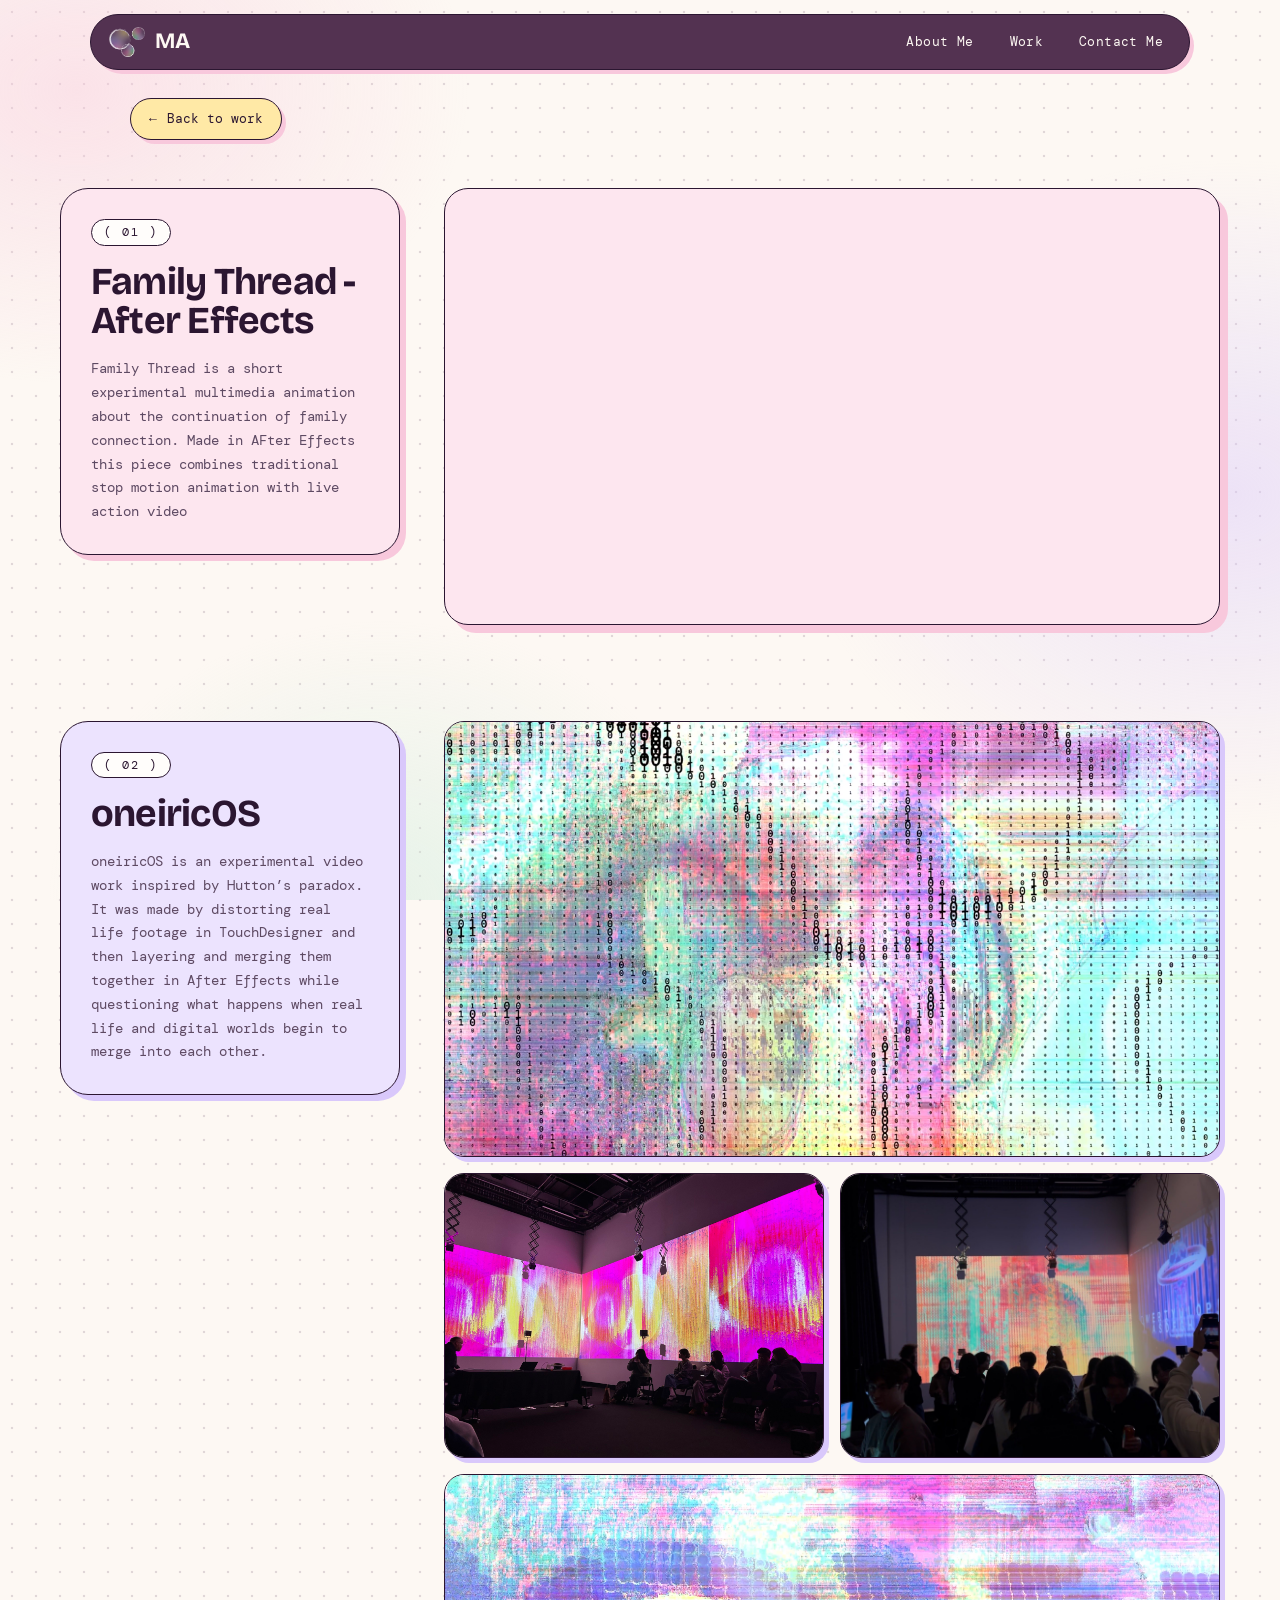
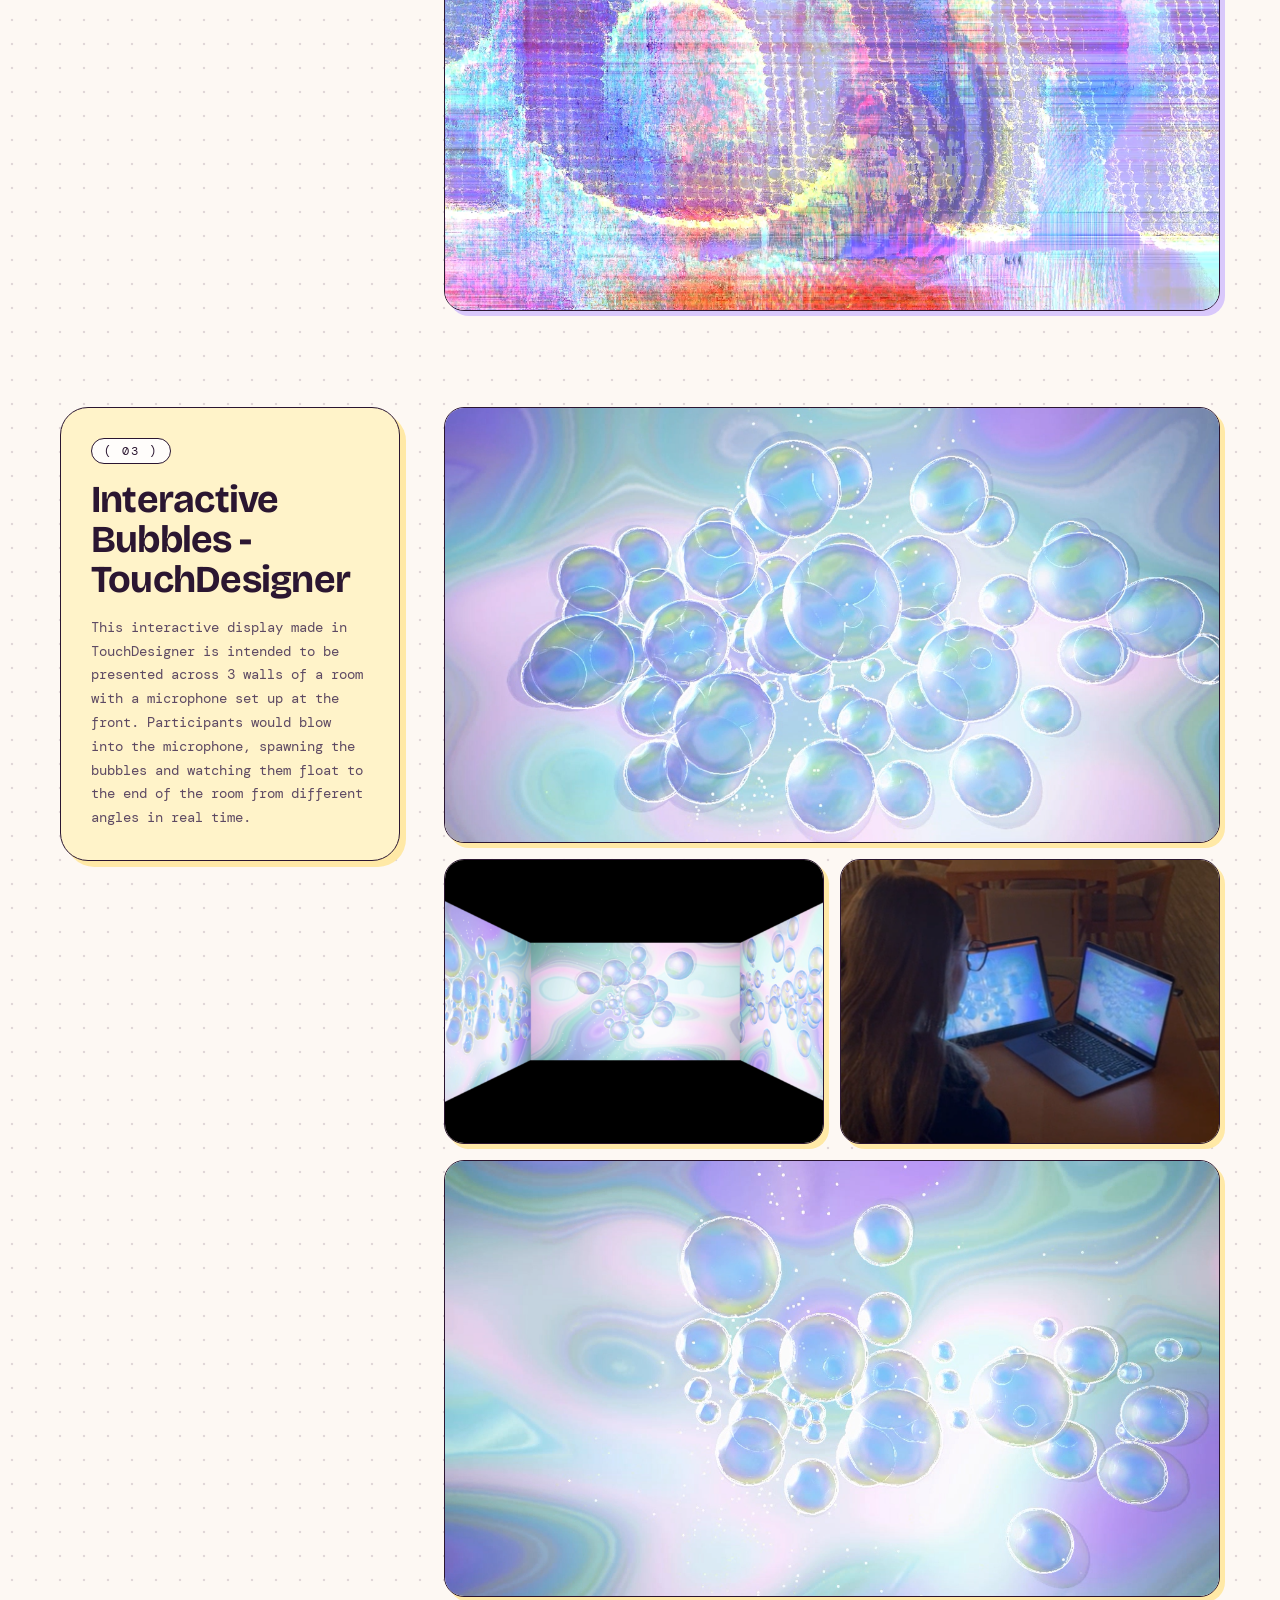
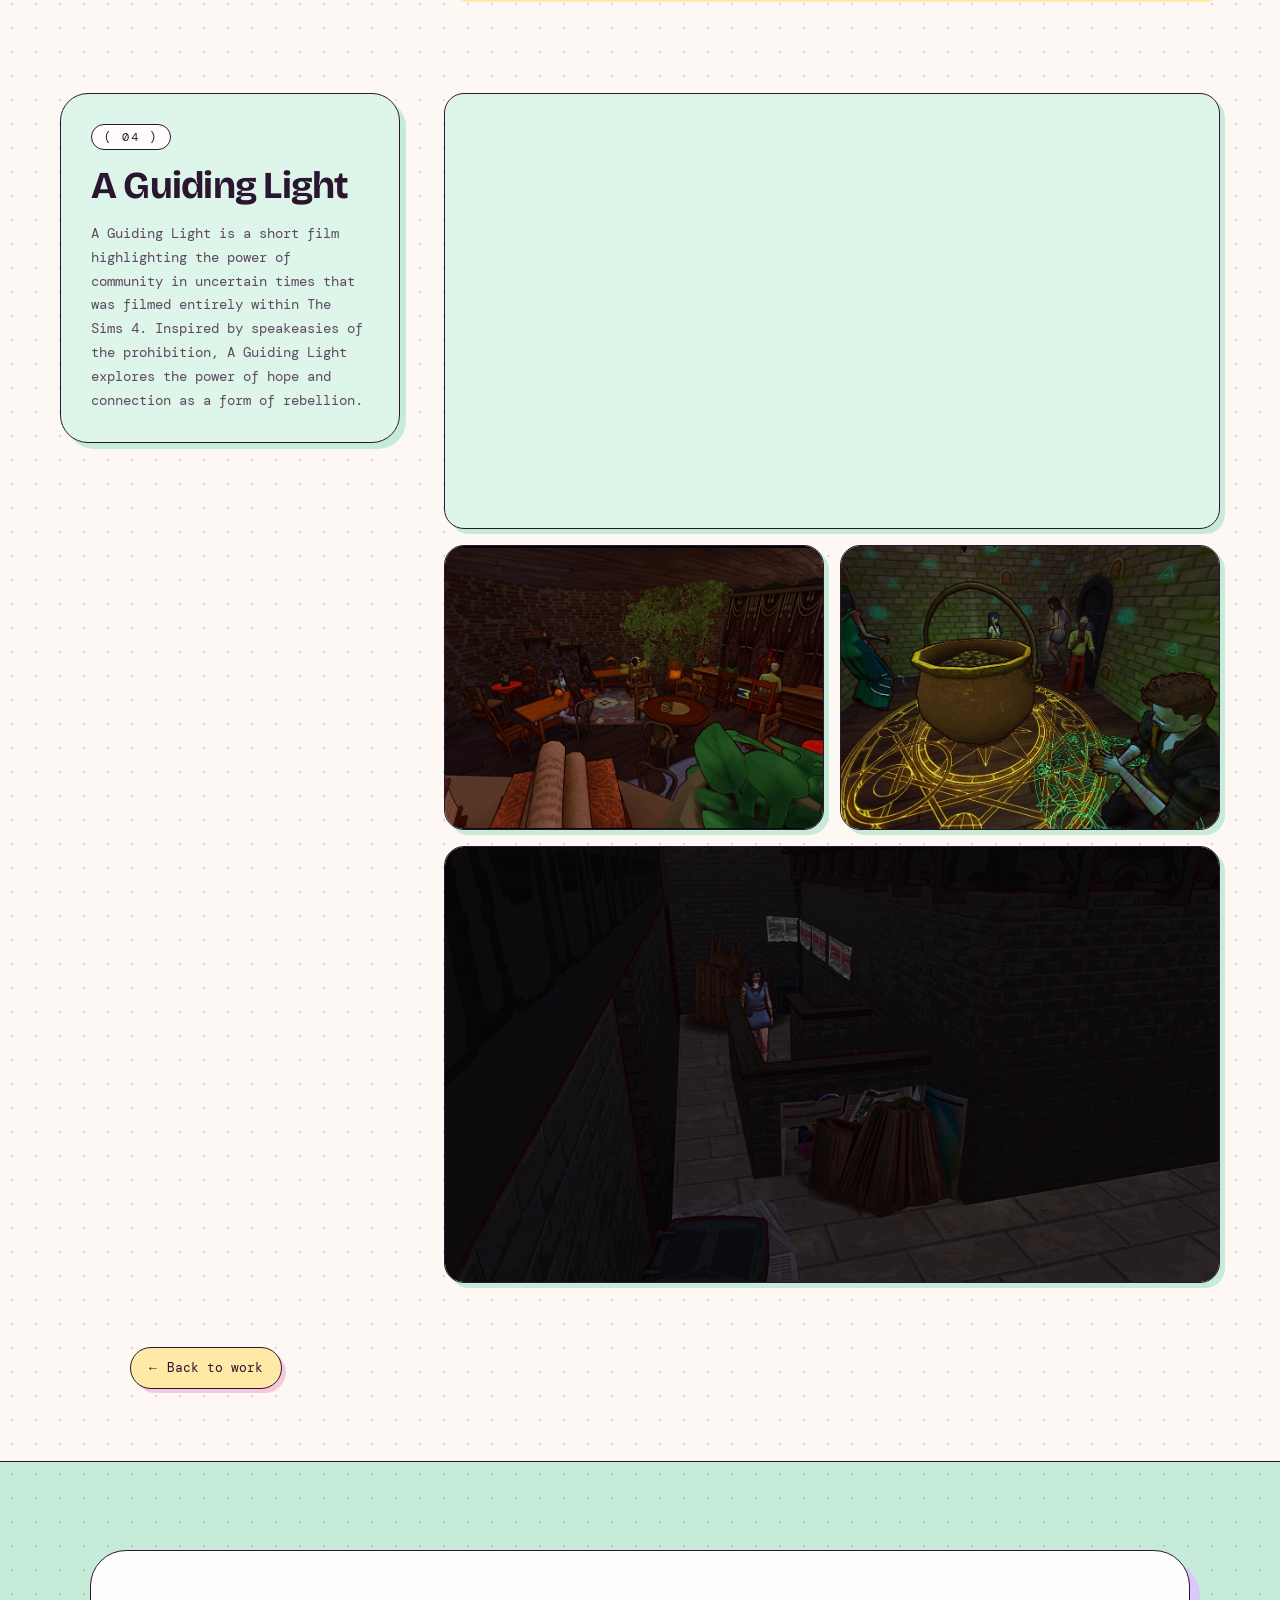
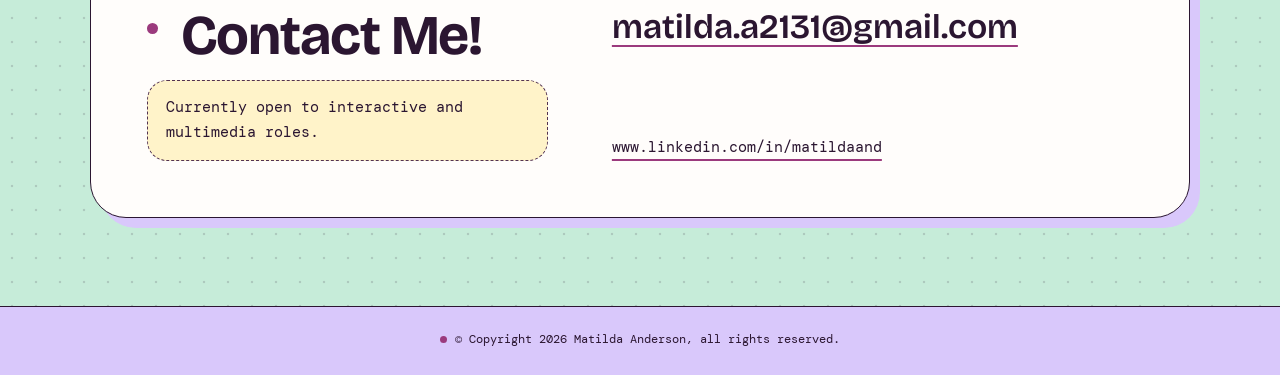
<file: project2.html>
<!doctype html>
<html lang="en">
  <head>
    <meta charset="UTF-8" />
    <meta name="viewport" content="width=device-width, initial-scale=1.0" />
    <title>Matilda Anderson | 3D & Interactive Designer</title>
    <link rel="preconnect" href="https://fonts.googleapis.com" />
    <link rel="preconnect" href="https://fonts.gstatic.com" crossorigin />
    <link
      href="https://fonts.googleapis.com/css2?family=Bricolage+Grotesque:opsz,wght@12..96,200..800&family=DM+Mono:wght@300;400;500&display=swap"
      rel="stylesheet"
    />
    <link rel="stylesheet" href="style.css" />
    <script src="script.js" defer></script>
  </head>
  <body>
    <header>
      <nav>
        <a href="index.html" class="logo">
          <img src="logo.png" alt="logo" id="logo" /> MA</a
        >

        <button
          class="nav-toggle"
          type="button"
          aria-label="Toggle menu"
          aria-expanded="false"
          aria-controls="nav-links"
        >
          <span></span><span></span>
        </button>

        <div class="nav-links" id="nav-links">
          <a href="index.html#about">About Me</a>
          <a href="index.html#work">Work</a>
          <a href="#contact">Contact Me</a>
        </div>
      </nav>
    </header>

    <div class="container page-nav">
      <a href="index.html#work" class="back-link"
        ><span>←</span> Back to work</a
      >
    </div>

    <section class="works">
      <div class="container works-flex">
        <div class="works-text" id="Pink">
          <h2>Family Thread - After Effects</h2>
          <p>
            Family Thread is a short experimental multimedia animation about the
            continuation of family connection. Made in AFter Effects this piece
            combines traditional stop motion animation with live action video
          </p>
        </div>
        <div class="workscontainer-vid">
          <iframe
            class="works-vid"
            width="560"
            height="315"
            src="https://www.youtube.com/embed/_ofQpsZ7Lmg?si=G_pLipQtX9_4zCfV"
            title="YouTube video player"
            frameborder="0"
            allow="
              accelerometer;
              autoplay;
              clipboard-write;
              encrypted-media;
              gyroscope;
              picture-in-picture;
              web-share;
            "
            referrerpolicy="strict-origin-when-cross-origin"
            allowfullscreen
          ></iframe>
        </div>
      </div>
    </section>
    <div id="OS"></div>
    <section class="works">
      <div class="container works-flex">
        <div class="works-text">
          <h2>oneiricOS</h2>
          <p>
            oneiricOS is an experimental video work inspired by Hutton’s
            paradox. It was made by distorting real life footage in
            TouchDesigner and then layering and merging them together in After
            Effects while questioning what happens when real life and digital
            worlds begin to merge into each other.
          </p>
        </div>
        <div class="workscontainer-img">
          <img
            src="oniericOSscreenshot.png"
            alt="snapshot"
            class="works-image"
            loading="lazy"
          />
          <img
            src="bigscreen.jpg"
            alt="large scale"
            class="works-image"
            loading="lazy"
          />
          <img
            src="event.jpg"
            alt="at event"
            class="works-image"
            loading="lazy"
          />
          <img
            src="snapshot.png"
            alt="snapshot2"
            class="works-image"
            loading="lazy"
          />
        </div>
      </div>
    </section>
    <div id="Blue"></div>
    <section class="works">
      <div class="container works-flex">
        <div class="works-text">
          <h2>Interactive Bubbles - TouchDesigner</h2>
          <p>
            This interactive display made in TouchDesigner is intended to be
            presented across 3 walls of a room with a microphone set up at the
            front. Participants would blow into the microphone, spawning the
            bubbles and watching them float to the end of the room from
            different angles in real time.
          </p>
        </div>
        <div class="workscontainer-img">
          <img
            src="bluebubble.png"
            alt="blue bubbles"
            class="works-image"
            loading="lazy"
          />
          <img
            src="room.png"
            alt="room mockup"
            class="works-image"
            loading="lazy"
          />
          <img
            src="setup.png"
            alt="real life test"
            class="works-image"
            loading="lazy"
          />
          <img
            src="bubbleend.png"
            alt="blue bubbles further away"
            class="works-image"
            loading="lazy"
          />
        </div>
      </div>
    </section>
    <div id="Guide"></div>
    <section class="works">
      <div class="container works-flex">
        <div class="works-text">
          <h2>A Guiding Light</h2>
          <p>
            A Guiding Light is a short film highlighting the power of community
            in uncertain times that was filmed entirely within The Sims 4.
            Inspired by speakeasies of the prohibition, A Guiding Light explores
            the power of hope and connection as a form of rebellion.
          </p>
        </div>
        <div class="workscontainer-img">
          <iframe
            class="works-image"
            width="560"
            height="315"
            src="https://www.youtube.com/embed/sCfxNshoSPE?si=jkXZduZMUyr6tq0s"
            title="YouTube video player"
            frameborder="0"
            loading="lazy"
            allow="
              accelerometer;
              autoplay;
              clipboard-write;
              encrypted-media;
              gyroscope;
              picture-in-picture;
              web-share;
            "
            referrerpolicy="strict-origin-when-cross-origin"
            allowfullscreen
          ></iframe>
          <img
            src="guidinglight.png"
            alt="bar at night"
            class="works-image"
            loading="lazy"
          />
          <img
            src="magic.png"
            alt="cauldron room"
            class="works-image"
            loading="lazy"
          />
          <img
            src="alley.png"
            alt="alleyway"
            class="works-image"
            loading="lazy"
          />
        </div>
      </div>
    </section>

    <div class="container page-nav bottom">
      <a href="index.html#work" class="back-link"
        ><span>←</span> Back to work</a
      >
    </div>

    <section id="contact">
      <div class="container contact-info">
        <h2>Contact Me!</h2>
        <!-- EDIT THIS LINE: say what you're looking for (freelance, junior roles, collaborations...) -->
        <p class="contact-lead">
          Currently open to interactive and multimedia roles.
        </p>
        <p class="contact-email">
          <a href="mailto:matilda.a2131@gmail.com" class="underline"
            >matilda.a2131@gmail.com</a
          >
        </p>

        <p class="contact-linkedin">
          <a
            href="https://www.linkedin.com/in/matildaand"
            target="_blank"
            class="underline"
            >www.linkedin.com/in/matildaand</a
          >
        </p>
      </div>
    </section>

    <footer>
      <p>© Copyright 2026 Matilda Anderson, all rights reserved.</p>
    </footer>
  </body>
</html>
</file>
<file: style.css>
:root {
  /* Surfaces */
  --paper: #fdf8f3;
  --white: #fffdfb;

  /* Text */
  --ink: #2b1631;
  --muted: #5e4a63;

  /* Kept from the original palette */
  --plum: #533251;

  /* Accents */
  --berry: #9b3a7d;
  --pink: #f8c8dc;
  --pink-soft: #fde6ef;
  --lilac: #d9c8fb;
  --lilac-soft: #ece3fe;
  --butter: #ffe9a6;
  --butter-soft: #fff3c9;
  --mint: #c6ecd9;
  --mint-soft: #def5ea;

  --border: 1.5px solid var(--ink);
  --pad: clamp(18px, 4vw, 40px);

  --font-heading:
    "Bricolage Grotesque", "Trebuchet MS", "Segoe UI", system-ui, sans-serif;
  --font-body: "DM Mono", "Courier New", Courier, monospace;
}

/* ---------------- Reset & base ---------------- */
* {
  margin: 0;
  padding: 0;
  box-sizing: border-box;
}

html {
  scroll-behavior: smooth;
}

[id] {
  scroll-margin-top: 96px;
}

body {
  font-family: var(--font-body);
  font-size: 15px;
  color: var(--ink);
  background-color: var(--paper);
  /* faint dot grid, like a design canvas */
  background-image: radial-gradient(
    rgba(83, 50, 81, 0.17) 1.3px,
    transparent 1.6px
  );
  background-size: 24px 24px;
  line-height: 1.7;
  overflow-x: hidden;
  counter-reset: project;
}

/* Soft colour washes behind everything */
body::before {
  content: "";
  position: fixed;
  inset: 0;
  z-index: -1;
  pointer-events: none;
  background:
    radial-gradient(
      560px 420px at 6% 10%,
      rgba(248, 200, 220, 0.45),
      transparent 70%
    ),
    radial-gradient(
      620px 480px at 96% 55%,
      rgba(217, 200, 251, 0.45),
      transparent 70%
    ),
    radial-gradient(
      480px 400px at 30% 100%,
      rgba(198, 236, 217, 0.4),
      transparent 70%
    );
}

::selection {
  background: var(--pink);
  color: var(--ink);
}

img,
video,
iframe {
  display: block;
  max-width: 100%;
}

a {
  color: inherit;
}

:focus-visible {
  outline: 3px solid var(--berry);
  outline-offset: 3px;
  border-radius: 8px;
}

/* One heading font, everywhere */
h1,
h2,
h3 {
  font-family: var(--font-heading);
  font-weight: 700;
  letter-spacing: -0.02em;
  line-height: 1.05;
}

h2 {
  font-size: clamp(32px, 4.6vw, 56px);
}

/* A small dot before section headings */
h2::before {
  content: "";
  display: inline-block;
  width: 0.2em;
  height: 0.2em;
  border-radius: 50%;
  background: var(--berry);
  margin-right: 0.4em;
  vertical-align: 0.35em;
}

/* ---------------- Utility ---------------- */
.container {
  max-width: 1100px;
  margin: 0 auto;
  padding: 0 var(--pad);
}

.underline {
  text-decoration: underline solid;
  text-decoration-color: var(--berry);
  text-decoration-thickness: 2px;
  text-underline-offset: 7px;
}

.btn {
  display: inline-flex;
  align-items: center;
  gap: 8px;
  padding: 12px 22px;
  border: var(--border);
  border-radius: 999px;
  background: var(--ink);
  color: var(--paper);
  font-size: 14px;
  text-decoration: none;
  box-shadow: 4px 4px 0 var(--pink);
  transition:
    transform 0.2s ease,
    box-shadow 0.2s ease;
}

.btn-pink:hover {
  transform: translate(-2px, -2px);
  box-shadow: 6px 6px 0 var(--pink);
}

.btn-ghost {
  background: var(--white);
  color: var(--ink);
  box-shadow: 4px 4px 0 var(--butter);
}

.btn-ghost:hover {
  box-shadow: 6px 6px 0 var(--butter);
}

/* Windows-style browser window frame for the hero and showreel videos */
.window {
  border: var(--border);
  border-radius: 10px;
  overflow: hidden;
  background: var(--white);
  box-shadow: 8px 8px 0 var(--lilac);
}

.window-bar {
  display: flex;
  align-items: center;
  justify-content: space-between;
  height: 38px;
  padding-left: 16px;
  background: var(--butter);
  border-bottom: var(--border);
  font-size: 12px;
  line-height: 1;
}

.window-title {
  display: flex;
  align-items: center;
  color: var(--ink);
}

/* minimise, maximise, close */
.window-controls {
  display: flex;
  align-self: stretch;
}

.window-controls i {
  position: relative;
  width: 46px;
}

.window-controls i::before,
.window-controls i::after {
  content: "";
  position: absolute;
  top: 50%;
  left: 50%;
  background: var(--ink);
}

/* minimise: a flat line */
.window-controls .wc-min::before {
  width: 11px;
  height: 1.5px;
  transform: translate(-50%, -50%);
}

/* maximise: an outlined square */
.window-controls .wc-max::before {
  width: 10px;
  height: 10px;
  background: transparent;
  border: 1.5px solid var(--ink);
  transform: translate(-50%, -50%);
}

/* close: a cross */
.window-controls .wc-close::before,
.window-controls .wc-close::after {
  width: 14px;
  height: 1.5px;
}

.window-controls .wc-close::before {
  transform: translate(-50%, -50%) rotate(45deg);
}

.window-controls .wc-close::after {
  transform: translate(-50%, -50%) rotate(-45deg);
}

/* ---------------- Header & navigation (floating pill) ---------------- */
header {
  position: sticky;
  top: 0;
  z-index: 1000;
  padding: 14px var(--pad) 0;
  pointer-events: none; /* only the pill itself is clickable */
}

nav {
  pointer-events: auto;
  position: relative;
  display: flex;
  justify-content: space-between;
  align-items: center;
  max-width: 1100px;
  margin: 0 auto;
  padding: 8px 10px 8px 18px;
  background: var(--plum);
  border: var(--border);
  border-radius: 999px;
  box-shadow: 4px 4px 0 var(--pink);
}

.logo {
  display: flex;
  align-items: center;
  gap: 10px;
  color: var(--paper);
  font-family: var(--font-heading);
  font-size: 22px;
  font-weight: 700;
  letter-spacing: 0.02em;
  text-decoration: none;
}

#logo {
  width: 36px;
  height: auto;
}

.nav-links {
  display: flex;
  gap: 4px;
}

.nav-links a {
  color: var(--paper);
  text-decoration: none;
  font-size: 13px;
  letter-spacing: 0.03em;
  padding: 8px 16px;
  border-radius: 999px;
  transition:
    background 0.25s ease,
    color 0.25s ease;
}

.nav-links a:hover {
  background: var(--pink);
  color: var(--ink);
}

.nav-toggle {
  display: none;
  width: 42px;
  height: 36px;
  border: 0;
  background: transparent;
  cursor: pointer;
  position: relative;
}

.nav-toggle span {
  position: absolute;
  left: 11px;
  right: 11px;
  height: 2px;
  border-radius: 2px;
  background: var(--paper);
  transition:
    transform 0.25s ease,
    top 0.25s ease;
}

.nav-toggle span:nth-child(1) {
  top: 13px;
}
.nav-toggle span:nth-child(2) {
  top: 21px;
}

.nav-toggle[aria-expanded="true"] span:nth-child(1) {
  top: 17px;
  transform: rotate(45deg);
}
.nav-toggle[aria-expanded="true"] span:nth-child(2) {
  top: 17px;
  transform: rotate(-45deg);
}

/* ---------------- Hero ---------------- */
#hero {
  position: relative;
  padding: clamp(28px, 5vw, 56px) 0 clamp(40px, 6vw, 72px);
}

.hero-grid {
  display: grid;
  grid-template-columns: minmax(0, 1.05fr) minmax(0, 1fr);
  align-items: center;
  gap: clamp(28px, 5vw, 64px);
}

.hero-kicker {
  display: inline-block;
  padding: 4px 14px;
  border: var(--border);
  border-radius: 999px;
  background: var(--mint);
  font-size: 12px;
  letter-spacing: 0.14em;
  text-transform: uppercase;
  line-height: 1.6;
}

#hero h1 {
  font-size: clamp(46px, 7.6vw, 108px);
  line-height: 0.92;
  letter-spacing: -0.04em;
  margin: 18px 0 22px;
}

/* highlighter label behind the surname */
#hero h1 em {
  font-style: normal;
  display: inline-block;
  padding: 0 0.12em 0.06em;
  border-radius: 0.14em;
  line-height: 1;
  margin-left: -0.12em; /* keeps the letters lined up with the first name */
}

#hero h2 {
  display: inline-block;
  font-size: clamp(15px, 1.8vw, 20px);
  font-weight: 500;
  letter-spacing: 0.01em;
  line-height: 1.3;
  padding: 8px 20px;
  border: var(--border);
  border-radius: 999px;
  background: var(--butter);
}

#hero h2::before {
  display: none;
}

.hero-actions {
  display: flex;
  flex-wrap: wrap;
  gap: 14px;
  margin-top: 32px;
}

.hero-window {
  transform: rotate(1.2deg);
}

.hero-video {
  width: 100%;
  aspect-ratio: 4 / 3;
  object-fit: cover;
  background: var(--lilac-soft);
}

/* Quiet floating bubbles, a nod to the bubble projects */
.bubble {
  position: absolute;
  z-index: 3;
  border-radius: 50%;
  pointer-events: none;
  background: radial-gradient(
    circle at 30% 28%,
    rgba(255, 255, 255, 0.95),
    rgba(255, 255, 255, 0.35) 38%,
    rgba(217, 200, 251, 0.55) 100%
  );
  border: 1.5px solid rgba(43, 22, 49, 0.55);
  animation: float 9s ease-in-out infinite alternate;
}

.b1 {
  width: 84px;
  height: 84px;
  top: 4%;
  right: 3%;
}
.b2 {
  width: 36px;
  height: 36px;
  top: 46%;
  left: 3%;
  animation-duration: 7s;
  animation-delay: -2s;
}
.b3 {
  width: 54px;
  height: 54px;
  bottom: 6%;
  right: 8%;
  animation-duration: 11s;
  animation-delay: -4s;
}

@keyframes float {
  from {
    transform: translateY(0) translateX(0);
  }
  to {
    transform: translateY(-16px) translateX(6px);
  }
}

/* ---------------- Ticker strip ---------------- */
.ticker {
  overflow: hidden;
  background: var(--butter);
  border-block: var(--border);
  padding: 14px 0;
  white-space: nowrap;
}

.ticker-track {
  display: flex;
  width: max-content;
  animation: ticker 34s linear infinite;
}

.ticker-group {
  display: flex;
  flex-shrink: 0;
  gap: 28px;
  padding-right: 28px;
  font-family: var(--font-heading);
  font-size: clamp(18px, 2.4vw, 26px);
  font-weight: 600;
  letter-spacing: -0.01em;
}

.ticker-group span:nth-child(even) {
  color: var(--berry);
  font-size: 0.45em;
  align-self: center;
}

@keyframes ticker {
  to {
    transform: translateX(-50%);
  }
}

/* ---------------- About ---------------- */
#about {
  padding: clamp(48px, 7vw, 88px) 0 clamp(40px, 6vw, 72px);
}

.about-flex {
  display: grid;
  grid-template-columns: minmax(0, 300px) minmax(0, 1fr);
  align-items: center;
  gap: clamp(28px, 5vw, 64px);
  padding: clamp(26px, 5vw, 56px);
  background: var(--pink-soft);
  border: var(--border);
  border-radius: 40px;
  box-shadow: 10px 10px 0 var(--pink);
}

.about-image {
  order: -1; /* portrait on the left, text on the right */
  width: 100%;
  max-width: 300px;
  height: auto;
  aspect-ratio: 4 / 5;
  object-fit: cover;
  border: var(--border);
  border-radius: 200px 200px 28px 28px; /* a little arched window */
  box-shadow: 8px 8px 0 var(--lilac);
  transform: rotate(-2deg);
}

.about-text {
  max-width: 580px;
}

.about-text h2 {
  margin-bottom: 20px;
}

.about-text p {
  color: var(--muted);
}

.chips-label {
  margin-top: 24px;
  font-size: 12px;
  letter-spacing: 0.14em;
  text-transform: uppercase;
  color: var(--plum);
}

.chips {
  display: flex;
  flex-wrap: wrap;
  gap: 8px;
  list-style: none;
  margin-top: 8px;
}

.chips li {
  padding: 4px 14px;
  border: var(--border);
  border-radius: 999px;
  background: var(--white);
  font-size: 13px;
}

.chips li:nth-child(4n + 1) {
  background: var(--butter);
}
.chips li:nth-child(4n + 2) {
  background: var(--lilac);
}
.chips li:nth-child(4n + 3) {
  background: var(--mint);
}

/* ---------------- Showreel band ---------------- */
.showreel-band {
  background-color: var(--lilac);
  background-image: radial-gradient(
    rgba(43, 22, 49, 0.18) 1.3px,
    transparent 1.6px
  );
  background-size: 24px 24px;
  border-block: var(--border);
  padding: clamp(44px, 7vw, 88px) 0;
}

.showreel-grid {
  display: grid;
  grid-template-columns: minmax(0, 280px) minmax(0, 1fr);
  align-items: center;
  gap: clamp(24px, 5vw, 56px);
}

.showreel-head p {
  margin-top: 16px;
}

.showreel-band .window {
  box-shadow: 8px 8px 0 var(--pink);
}

#showreel {
  position: relative;
  width: 100%;
  aspect-ratio: 16 / 9;
  background: var(--lilac-soft);
}

#showreel iframe {
  position: absolute;
  inset: 0;
  width: 100%;
  height: 100%;
  border: none;
}

/* ---------------- Work (home page) ---------------- */
#work {
  padding-top: clamp(40px, 6vw, 72px);
}

.work-header {
  padding: clamp(22px, 3.5vw, 36px) var(--pad) 6px;
}

.work-header h2 {
  margin-bottom: 18px;
}

.work-header h3 {
  display: inline-block;
  padding: 6px 18px;
  border: var(--border);
  border-radius: 999px;
  background: var(--butter);
  font-size: 15px;
  font-weight: 600;
  letter-spacing: 0;
  line-height: 1.4;
}

/* Full-width carousel with arrow buttons */
.work-carousel-container {
  --card-w: clamp(250px, 30vw, 370px);
  --img-h: calc((var(--card-w) - 28px) * 0.75);
  --tint: var(--pink);
  --tint-soft: var(--pink-soft);
  position: relative;
  width: 100%;
  overflow: hidden;
  margin-bottom: 8px;
}

.tint-lilac {
  --tint: var(--lilac);
  --tint-soft: var(--lilac-soft);
}

.carousel-track {
  display: flex;
  overflow-x: auto;
  cursor: pointer;
  scrollbar-width: none;
  padding: 18px 0 30px;
}

.carousel-track::-webkit-scrollbar {
  display: none;
}

/* Padding (not gap) keeps every card the same width so the
   infinite-loop maths in script.js stays seamless. */
.carousel-item-link {
  flex: 0 0 var(--card-w);
  padding: 0 14px;
  display: block;
  color: var(--ink);
  text-decoration: none;
}

.carousel-img {
  width: 100%;
  aspect-ratio: 4 / 3;
  object-fit: cover;
  border: var(--border);
  border-radius: 24px;
  background: var(--tint-soft);
  box-shadow: 6px 6px 0 var(--tint);
  transition:
    transform 0.35s cubic-bezier(0.34, 1.56, 0.64, 1),
    box-shadow 0.3s ease;
}

.carousel-title {
  display: flex;
  justify-content: space-between;
  align-items: center;
  gap: 12px;
  margin-top: 18px;
  padding: 0 4px;
  font-family: var(--font-heading);
  font-size: 20px;
  font-weight: 600;
  line-height: 1.2;
}

.carousel-title::after {
  content: "↗";
  display: grid;
  place-items: center;
  flex: none;
  width: 30px;
  height: 30px;
  border: var(--border);
  border-radius: 50%;
  background: var(--white);
  font-family: var(--font-body);
  font-size: 14px;
  transition:
    background 0.25s ease,
    transform 0.25s ease;
}

.carousel-item-link:hover .carousel-img {
  transform: translate(-3px, -5px) rotate(-1.2deg);
  box-shadow: 9px 11px 0 var(--tint);
}

.carousel-item-link:nth-child(even):hover .carousel-img {
  transform: translate(-3px, -5px) rotate(1.2deg);
}

.carousel-item-link:hover .carousel-title::after {
  background: var(--butter);
  transform: rotate(45deg);
}

/* Arrow buttons */
.carousel-btn {
  position: absolute;
  top: calc(18px + var(--img-h) / 2);
  transform: translateY(-50%);
  z-index: 3;
  display: grid;
  place-items: center;
  width: 48px;
  height: 48px;
  border: var(--border);
  border-radius: 50%;
  background: var(--butter);
  color: var(--ink);
  cursor: pointer;
  box-shadow: 3px 3px 0 var(--ink);
  transition:
    background 0.2s ease,
    transform 0.2s ease,
    box-shadow 0.2s ease;
}

.carousel-btn.prev {
  left: var(--pad);
}

.carousel-btn.next {
  right: var(--pad);
}

.carousel-btn:hover {
  background: var(--pink);
  transform: translateY(-50%) scale(1.08);
}

.carousel-btn:active {
  transform: translateY(-50%) scale(0.96);
  box-shadow: 1px 1px 0 var(--ink);
}

/* ---------------- Project pages ---------------- */
.page-nav {
  padding-top: 28px;
}

.page-nav.bottom {
  padding-top: 16px;
}

.back-link {
  display: inline-flex;
  align-items: center;
  gap: 10px;
  padding: 9px 18px;
  border: var(--border);
  border-radius: 999px;
  background: var(--butter);
  color: var(--ink);
  font-size: 13px;
  text-decoration: none;
  box-shadow: 4px 4px 0 var(--pink);
  transition:
    transform 0.2s ease,
    box-shadow 0.2s ease;
}

.back-link span {
  transition: transform 0.2s ease;
}

.back-link:hover {
  transform: translate(-2px, -2px);
  box-shadow: 6px 6px 0 var(--pink);
}

.back-link:hover span {
  transform: translateX(-4px);
}

.works {
  --tint: var(--pink);
  --tint-soft: var(--pink-soft);
  counter-increment: project;
  padding: clamp(28px, 4vw, 48px) 0;
}

/* rotate the pastel tint from project to project */
.works:nth-of-type(4n + 2) {
  --tint: var(--lilac);
  --tint-soft: var(--lilac-soft);
}
.works:nth-of-type(4n + 3) {
  --tint: var(--butter);
  --tint-soft: var(--butter-soft);
}
.works:nth-of-type(4n + 4) {
  --tint: var(--mint);
  --tint-soft: var(--mint-soft);
}

/* text card on the left, media on the right */
.works-flex {
  max-width: 1240px;
  display: grid;
  grid-template-columns: minmax(0, 340px) minmax(0, 1fr);
  align-items: start;
  gap: clamp(22px, 3.5vw, 44px);
}

.works-text {
  position: sticky;
  top: 96px;
  padding: clamp(22px, 3vw, 30px);
  background: var(--tint-soft);
  border: var(--border);
  border-radius: 28px;
  box-shadow: 6px 6px 0 var(--tint);
}

.works-text::before {
  content: "( " counter(project, decimal-leading-zero) " )";
  display: inline-block;
  margin-bottom: 16px;
  padding: 2px 12px;
  border: var(--border);
  border-radius: 999px;
  background: var(--white);
  font-size: 12px;
  letter-spacing: 0.16em;
  line-height: 1.7;
}

.works-text h2 {
  font-size: clamp(26px, 3vw, 38px);
  margin-bottom: 16px;
}

.works-text h2::before {
  display: none;
}

.works-text p {
  color: var(--muted);
  font-size: 14px;
}

/* Gallery: one wide tile, two small, one wide */
.workscontainer-img {
  display: grid;
  grid-template-columns: 1fr 1fr;
  gap: 16px;
}

.workscontainer-img .works-image:nth-child(1),
.workscontainer-img .works-image:nth-child(4) {
  grid-column: 1 / -1;
  aspect-ratio: 16 / 9;
}

.works-image {
  width: 100%;
  height: auto;
  min-width: 0;
  aspect-ratio: 4 / 3;
  object-fit: cover;
  border: var(--border);
  border-radius: 20px;
  background: var(--tint-soft);
  box-shadow: 5px 5px 0 var(--tint);
  transition:
    transform 0.35s cubic-bezier(0.34, 1.56, 0.64, 1),
    box-shadow 0.3s ease;
}

img.works-image:hover {
  transform: translate(-2px, -3px) rotate(-0.6deg);
  box-shadow: 8px 9px 0 var(--tint);
}

.workscontainer-vid {
  width: 100%;
}

.works-vid {
  width: 100%;
  height: auto;
  aspect-ratio: 16 / 9;
  border: var(--border);
  border-radius: 24px;
  background: var(--tint-soft);
  box-shadow: 8px 8px 0 var(--tint);
}

/* ---------------- Contact ---------------- */
#contact {
  margin-top: clamp(40px, 6vw, 72px);
  padding: clamp(44px, 7vw, 88px) 0;
  background-color: var(--mint);
  background-image: radial-gradient(
    rgba(43, 22, 49, 0.16) 1.3px,
    transparent 1.6px
  );
  background-size: 24px 24px;
  border-top: var(--border);
}

.contact-info {
  width: calc(100% - 2 * var(--pad));
  max-width: 1100px;
  padding: clamp(26px, 5vw, 56px);
  display: grid;
  grid-template-columns: minmax(0, 1fr) minmax(0, 1.3fr);
  grid-template-areas:
    "title email"
    "lead phone"
    "lead linkedin";
  column-gap: clamp(24px, 5vw, 64px);
  row-gap: 14px;
  align-items: start;
  background: var(--white);
  border: var(--border);
  border-radius: 36px;
  box-shadow: 10px 10px 0 var(--lilac);
}

.contact-info h2 {
  grid-area: title;
}

.contact-lead {
  grid-area: lead;
  align-self: start;
  padding: 14px 18px;
  border: 1.5px dashed var(--plum);
  border-radius: 20px;
  background: var(--butter-soft);
  color: var(--ink);
}

.contact-email {
  grid-area: email;
  font-family: var(--font-heading);
  font-size: clamp(20px, 3vw, 34px);
  font-weight: 600;
  line-height: 1.2;
  overflow-wrap: anywhere;
}

.contact-phone {
  grid-area: phone;
}

.contact-linkedin {
  grid-area: linkedin;
  overflow-wrap: anywhere;
}

.contact-info p {
  margin: 0;
}

.contact-info a {
  color: var(--ink);
  text-decoration: none;
  transition: color 0.25s ease;
}

.contact-info a:hover {
  color: var(--berry);
}

.contact-info a.underline {
  text-decoration: underline solid;
  text-decoration-color: var(--berry);
  text-decoration-thickness: 2px;
  text-underline-offset: 7px;
}

/* ---------------- Footer ---------------- */
footer {
  text-align: center;
  padding: 22px 20px 26px;
  font-size: 12px;
  background: var(--lilac);
  border-top: var(--border);
}

footer p::before {
  content: "";
  display: inline-block;
  width: 7px;
  height: 7px;
  border-radius: 50%;
  background: var(--berry);
  margin-right: 8px;
  vertical-align: middle;
}

/* ---------------- Scroll reveal (added by script.js) ---------------- */
.reveal {
  opacity: 0;
  translate: 0 20px;
  transition:
    opacity 0.7s ease,
    translate 0.7s ease;
}

.reveal.in {
  opacity: 1;
  translate: none;
}

/* ---------------- Responsive ---------------- */
@media (max-width: 980px) {
  .hero-grid {
    grid-template-columns: 1fr;
  }

  .hero-window {
    transform: rotate(0.6deg);
  }

  .showreel-grid {
    grid-template-columns: 1fr;
  }

  .works-flex {
    grid-template-columns: 1fr;
  }

  .works-text {
    position: static;
  }
}

@media (max-width: 900px) {
  .about-flex {
    grid-template-columns: 1fr;
  }
  .about-image {
    max-width: 240px;
  }
}

@media (max-width: 768px) {
  nav {
    border-radius: 28px;
  }

  .nav-toggle {
    display: block;
  }

  .nav-links {
    display: none;
    position: absolute;
    top: calc(100% + 10px);
    left: 0;
    right: 0;
    flex-direction: column;
    gap: 2px;
    padding: 10px;
    background: var(--plum);
    border: var(--border);
    border-radius: 24px;
    box-shadow: 4px 4px 0 var(--pink);
  }

  .nav-links.open {
    display: flex;
  }

  .nav-links a {
    padding: 12px 16px;
    font-size: 14px;
  }

  .work-carousel-container {
    --card-w: min(78vw, 320px);
  }

  .carousel-btn {
    width: 40px;
    height: 40px;
  }

  .contact-info {
    grid-template-columns: 1fr;
    grid-template-areas:
      "title"
      "lead"
      "email"
      "phone"
      "linkedin";
    border-radius: 28px;
  }
}

@media (max-width: 560px) {
  .about-flex {
    border-radius: 30px;
  }

  .workscontainer-img {
    gap: 12px;
  }
}

@media (max-width: 480px) {
  .b1 {
    width: 56px;
    height: 56px;
  }
  .b2,
  .b3 {
    display: none;
  }

  .hero-actions .btn {
    flex: 1 1 100%;
    justify-content: center;
  }
}

@media (prefers-reduced-motion: reduce) {
  html {
    scroll-behavior: auto;
  }
  .bubble,
  .ticker-track {
    animation: none;
  }
  .reveal {
    opacity: 1;
    translate: none;
    transition: none;
  }
  .carousel-img,
  .works-image,
  .btn,
  .back-link {
    transition: none;
  }
}
</file>
